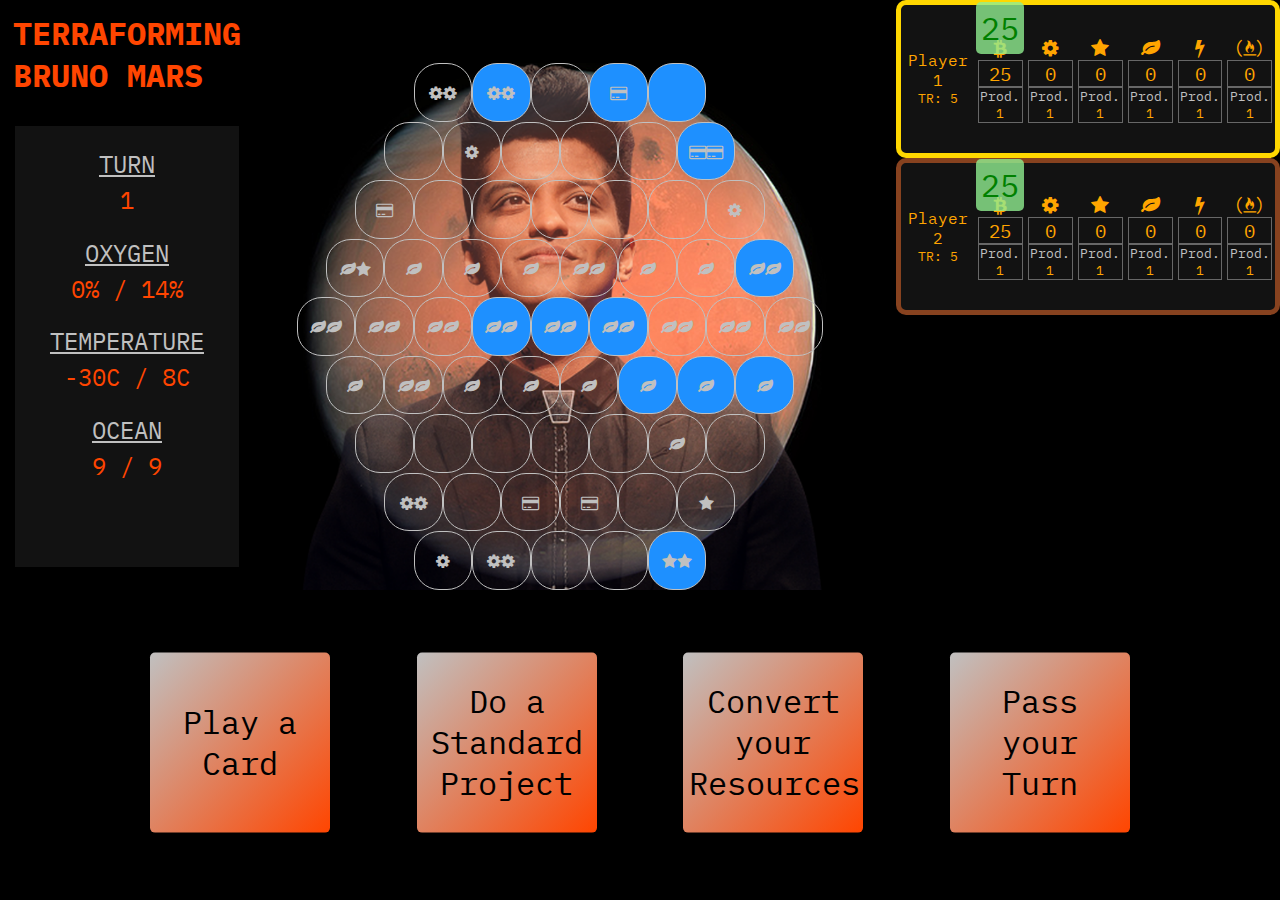
<file: index.html>
<!DOCTYPE html>
<html lang="en">
    <head>
        <meta charset="UTF-8">
        <meta name="viewport" content="width=device-width, initial-scale=1.0">
        <meta http-equiv="X-UA-Compatible" content="ie=edge">
        <title>Document</title>
        <link rel="stylesheet" href="https://cdnjs.cloudflare.com/ajax/libs/font-awesome/4.7.0/css/font-awesome.min.css">
        <link rel="stylesheet" href="style.css">
        <script src="https://ajax.googleapis.com/ajax/libs/jquery/3.3.1/jquery.min.js"></script>
        <script src="numberPopup.js"></script>
        <script src="resourceTracker.js"></script>
        <script src="inventory.js"></script>
        <script src="messages.js"></script>
        <script src="player.js"></script>
        <script src="map.js"></script>
        <script src="actionCards.js"></script>
        <script src="game.js"></script>
    </head>
    <body>
        <h1>TERRAFORMING BRUNO MARS</h1>
        <div class="top">
            <div class="board">
                <div class="statusInner">
                    <div class="statusTurnNumber">
                        <div class="statusLabel">TURN</div>
                        <div class="statusValue">1</div>
                    </div>
                    <div class="statusOxygen">
                        <div class="statusLabel">OXYGEN</div>
                        <div class="statusValue">0% / 14%</div>
                    </div>
                    <div class="statusTemp">
                        <div class="statusLabel">TEMPERATURE</div>
                        <div class="statusValue">-30C / 8C</div>
                    </div>
                    <div class="statusOceanTiles">
                        <div class="statusLabel">OCEAN</div>
                        <div class="statusValue">9 / 9</div>
                    </div>
                </div>
            </div>
            <div class="playerInfoArea"></div>
        </div>
        <div class="buttonAndHandArea">
            <div class="actionArea">
                <button id="playCard">Play a Card</button>
                <button id="standardProject">Do a Standard Project</button>
                <button id="convertResources">Convert your Resources</button>
                <button id="pass">Pass your Turn</button>
            </div>
            <div class="modal-shadow">
              <div id="playActionCardModal" class="modal">
                  <div class="playActionCardModalContent">
                      <span class="close">&times;</span> <!--float: right, onclick = close parentDiv-->
                      <h3>Play Action Card</h3>
                      <!--populate action cards from - player.hand-->
                      <div class='hand'></div>
                  </div>
              </div>
            </div>

            <div class="modal-shadow">
              <div id="standardProjectsModal" class="modal">
                  <div class="standardProjectsModalContent">
                      <span class="close">&times;</span> <!--float: right, onclick = close parentDiv-->
                      <h3>Standard Projects</h3>
                      <div class="modalButtonContainer">
                          <div class="modalButtonInner">
                              <button id="sellCards">Sell Cards</button>
                              <span><i class="fa fa-bitcoin"></i>: +1</span><br>
                          </div>
                          <!--make it so that you can only sell one card, will move to used cards inventory? or be discarded-->
                          <div class="modalButtonInner">
                              <button id="powerPlant">Power Plant</button>
                              <span><i class="fa fa-bitcoin"></i>: -11</span><br>
                          </div>
                          <div class="modalButtonInner">
                              <button id="increaseTemperature">Increase Temperature</button>
                              <span><i class="fa fa-bitcoin"></i>: -14</span><br>
                          </div>
                          <div class="modalButtonInner">
                              <button id="buildOcean">Build Ocean</button>
                              <span><i class="fa fa-bitcoin"></i>: -18</span><br>
                          </div>
                          <div class="modalButtonInner">
                              <button id="buildGreenery">Build Greenery</button>
                              <span><i class="fa fa-bitcoin"></i>: -23</span><br>
                          </div>
                          <div class="modalButtonInner">
                              <button id="buildCity">Build City</button>
                              <span><i class="fa fa-bitcoin"></i>: -25</span><br>
                          </div>
                      </div>
                  </div>
              </div>
            </div>
            <div class="modal-shadow">
              <div id="convertResourcesModal" class="modal">
                  <div class="convertResourcesModalContent">
                      <span class="close">&times;</span> <!--float: right, onclick = close parentDiv-->
                      <h3>Convert Resources</h3>
                      <div class="modalButtonContainer">
                          <div class="modalButtonInner">
                              <button id="sellSteel">Sell Steel</button>
                              <span><i class="fa fa-bitcoin"></i>: +2 each</span><br>
                          </div>
                          <div class="modalButtonInner">
                              <button id="sellTitanium">Sell Titanium</button>
                              <span><i class="fa fa-bitcoin"></i>: +3 each</span><br>
                          </div>
                          <div class="modalButtonInner">
                              <button id="convertPlants">Convert Plants</button>
                              <span>Plants: -8<br>TR: +1<br>1 Greenery Tile<br>Oxygen: +1</span><br>
                          </div>
                          <div class="modalButtonInner">
                              <button id="convertHeat">Convert Heat</button>
                              <span>Heat -8<br>TR: +1<br>Temp. +1</span><br>
                          </div>
                      </div>
                  </div>
              </div>
            </div>
        </div>
    </body>
</html>
</file>
<file: style.css>
@import url('https://fonts.googleapis.com/css?family=IBM+Plex+Mono:700');

body {
    margin: 0;
    height: 100vh;
    width: 100%;
    background-color: black;
    font-family: 'IBM Plex Mono', monospace;
}

h1 {
    font-size: 2rem;
    color: orangered;
    position: absolute;
    left: 1%;
    top: -1%;
    width: 20%;
    z-index: 1
}

.top {
    height: 70%;
    font-size: 0;
}

.buttonAndHandArea {
    height: 25%;
    position: relative;
}

.board {
    width: 70%;
    position: relative;
    height: 100%;
}

.board, .playerInfoArea {
    display: inline-block;
    vertical-align: top;
    font-size: 0;
}

.playerInfoArea {
    width: 30%;
    left: 75%;
    height: 100%;
    font-size: .8rem;

}

.playerInfo {
    width: 100%;
    height: 25%;
    display: flex;
    align-items: center;
    border: 5px solid #87421F;
    border-radius: 10px;
    box-sizing: border-box;
    color: orange;
    background-color: rgba(25,25,25, .7)
}

.playerInner {
    margin: 0 5px;
}

.playerNum {
    font-size: 1rem;
}

.playerHighlight {
    border: 5px solid gold;
}

.playerPassedHighlight {
    border: 5px solid gray;
    color: gray;
    transition-duration: 1s;
}

.playerInner,
.inventory,
.inventoryInner,
.trackerContainer {
    display: inline-block;
    text-align: center;
}

.inventory,
.inventoryInner {
    width: 100%;
    display: flex;
    justify-content: space-around;
}

.trackerContainer {
    width: 15%;
    position: relative;
}

.trackerAmount, .trackerProduction {
    border: 1px solid #676767;
    box-sizing: border-box;
}

.trackerType {
    font-size: 1.5em;
}

.trackerLabel {
    color: silver;
}

.trackerAmount > .trackerValue {
    font-size: 1.2rem;
}

.numberPopup {
    font-size: 2rem;
    position: absolute;
    left: 50%;
    top: 20%;
    transform: translateX(-50%);
    border-radius: 5px;
    padding: 5px
}

.popupGreen {
    background-color: rgba(144,238,144, .8);
    color: green;
}

.popupRed {
    background-color: rgba(255,182,193, .8);
    color: red;
}

.statusInner, .flex-container {
    display: inline-block;
    position: relative;
    vertical-align: top;
}

.statusInner {
    font-size: 1.5rem;
    width: 25%;
    position: relative;
    left: 15px;
    text-align: center;
    height: 70%;
    color: orangered;
    top: 20%;
    background-color: rgba(25,25,25, 0.7)
}

.statusTurnNumber, .statusOxygen, .statusTemp, .statusOceanTiles {
    height: 15%;
}

.statusLabel{
    color: silver;
    text-decoration: underline;
    margin: 10%;
    height: 20%;
    border-radius: 5px;
    width: 80%;
}

.flex-container {
    width: 65%;
    left: 5%;
    background-image: url("images/bruno-m.png");
    background-size: cover;
    background-position: center;
    top: 10%;
    font-size: 1rem;
}

.row {
    flex-direction: row;
    display: flex;
    justify-content: center;
}

.tile {
    background-color: transparent;
    height: 6.5vmin;
    width: 6.5vmin;
    font-size: 1rem;
    text-align: center;
    line-height: 6.5vmin;
    border: 1px solid silver;
    box-sizing: border-box;
    color: silver;
    border-radius: 25px;
}

.tile-inactive {
    cursor: not-allowed;
}

.oceanTile-active {
    cursor: url('images/ocean.png') 22.5 22.5, auto;
}

.greeneryTile-active {
    cursor: url('images/greenery.png') 22.5 22.5, auto;
}

.cityTile-active {
    cursor: url('images/city.png') 22.5 22.5, auto;
}

/* ------------------------------------------------------------------------ */
.actionArea {
    position: relative;
    text-align: center;
    top: 50%;
    transform: translateY(-50%);
}

.actionArea > button {
    border-radius: 5px;
    margin: 3vw;
    vertical-align: middle;
    font-family: 'IBM Plex Mono', monospace;
    background: linear-gradient(to bottom right, silver, orangered);
    height: 20vmin;
    width: 20vmin;
    font-size: 3.5vmin;
    border: none;
}

.actionArea > button:hover {
    cursor: pointer;
}

.modal-shadow {
    height: 100vh;
    width: 100vw;
    background-color: rgba(0,0,0,0.7);
    display: none;
    position: fixed;
    top: 0;
}


.modal {
    /* display: none; */
    position: absolute;
    top: 50%;
    left: 50%;
    transform: translate(-50%, -50%);
    border: 5px solid #832A0D;
    font-family: 'IBM Plex Mono', monospace;
}

.modalButtonContainer {
    display: flex;
    justify-content: space-around;
}

.modalButtonInner {
    display: inline-block;
    text-align: center;
}

.modalButtonInner > button {
    display: block;
    font-family: 'IBM Plex Mono', monospace;
    border-radius: 5px;
    margin: 5px;
}

.modal button:hover, .modal .hand:hover {
    cursor: pointer;
}

.playActionCardModalContent, .standardProjectsModalContent, .convertResourcesModalContent {
    background: linear-gradient(to bottom right, silver, orangered);
    padding: 5px 15px 15px 15px;
}

.close {
    float: right;
    font-size: 1.5em;
    padding-right: 5px;
}

.close:hover {
    color: grey;
    cursor: pointer;
    transform: scale(2);
}

.infoModal {
    background: linear-gradient(to bottom right, silver, orangered);
    position: absolute;
    top: 30%;
    left: 50%;
    transform: translate(-50%, -50%);
    border: 5px solid #87421F;
    font-family: 'IBM Plex Mono', monospace;
    padding: 20px;
}

.playerDistribution {
    display: inline-block;
    text-align: center;
    margin: 0 30px;
}

.cancelButton {
    background-color: firebrick;
    font-weight: bold;
}

.confirmButton,
.distributionConfirmButton {
    background-color: yellowgreen;
    font-weight: bold;
}

.distributionConfirmButton {
    display: block;
    width: 20%;
    margin: auto;
}

.hand {
    height: 80%;
    width: 100%;
}

.actionCardContainer {
    border: 3px solid #87421F;
    border-radius: 10px;
    box-sizing: border-box;
    display: inline-block;
    height: 25vh;
    width: 20vh;
    vertical-align: middle;
    background-color: rgba(0,0,0,.1);
    transform: scale(.95);
}

.actionCardContainer:hover {
    border: 3px solid #ff5122;
    transition-duration: .25s;
    transform: scale(1);
    transition-duration: .05s
}

.actionCardInner {
    position: relative;
    top: 50%;
    transform: translateY(-50%);
    padding: 5px;
    font-size: .9em;
}

.actionName {
    font-style: italic;
    font-size: 1.1em;
    margin-bottom: 10px;
    text-align: center
}



.glow-active {
    box-shadow: 0 0 10px 5px yellow;
}




button:hover {
    transform: scale(1.1);
    transition-duration: .1s
}
</file>
